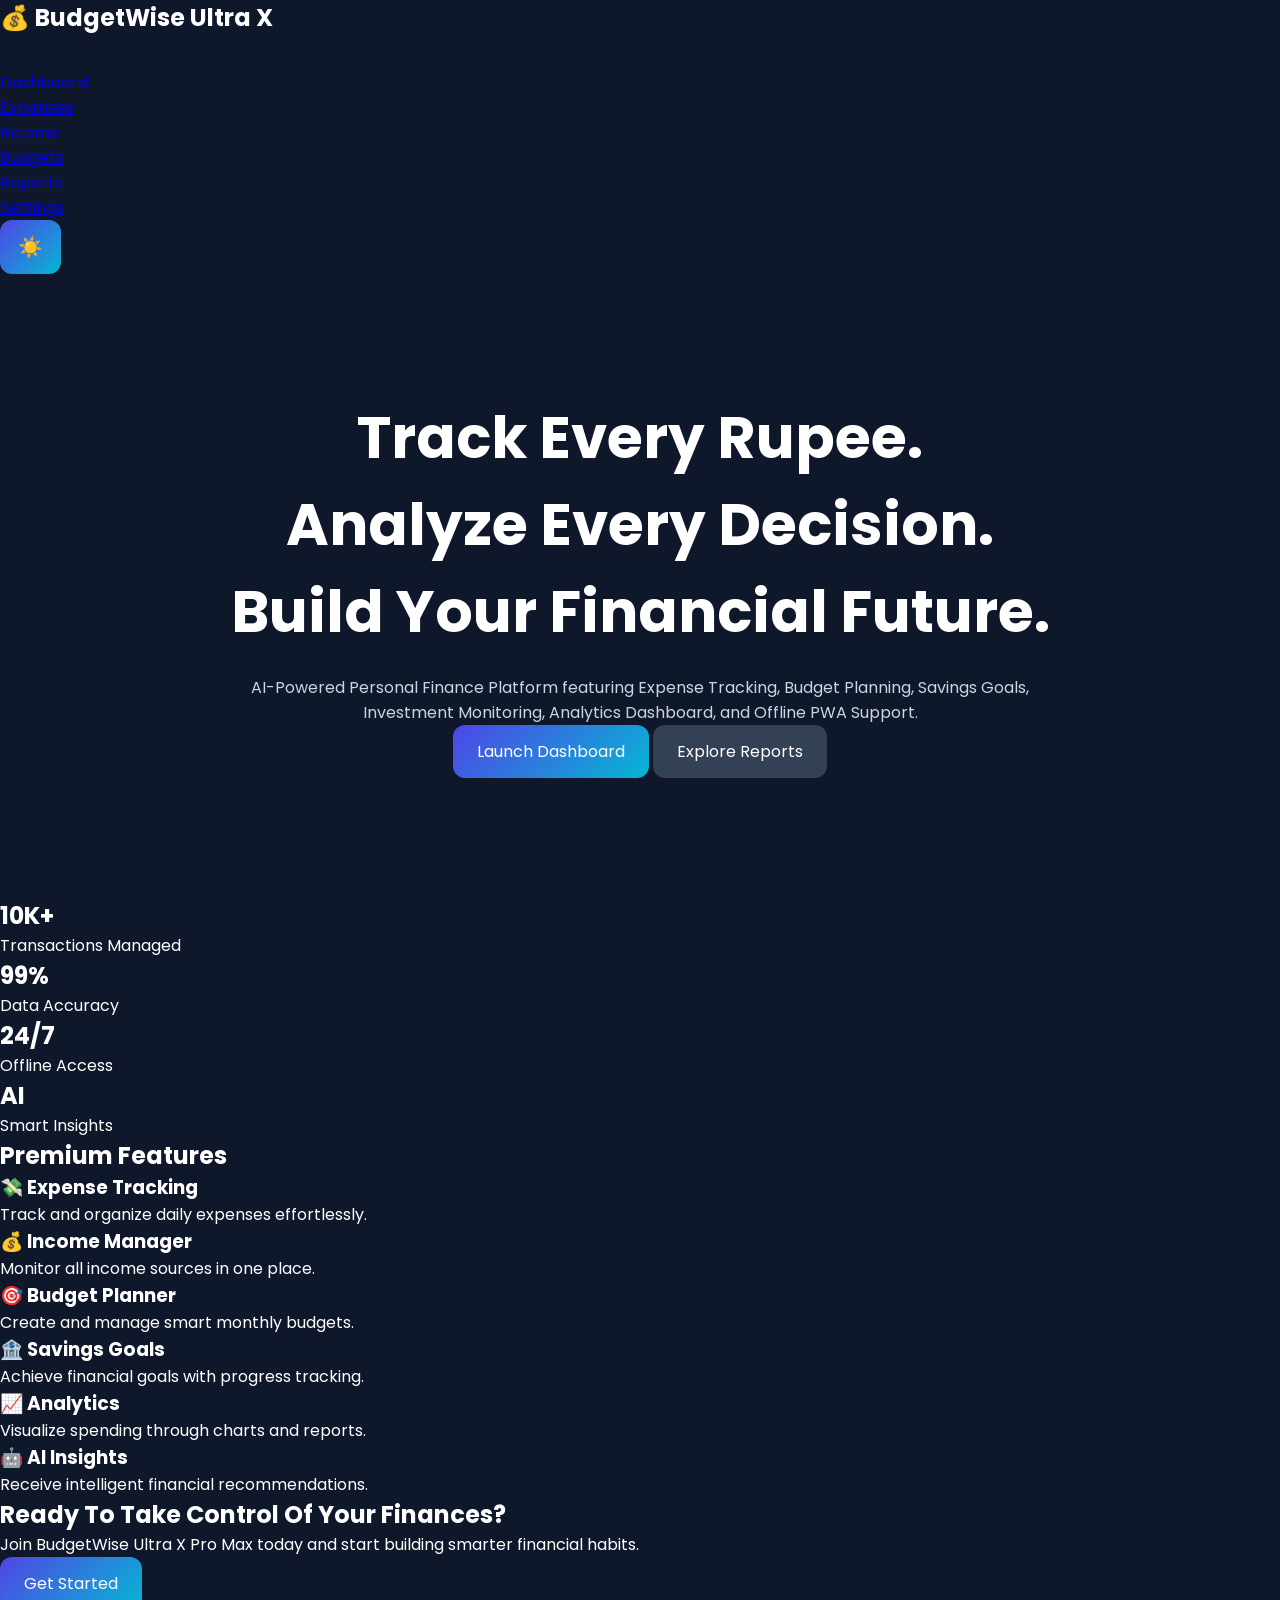
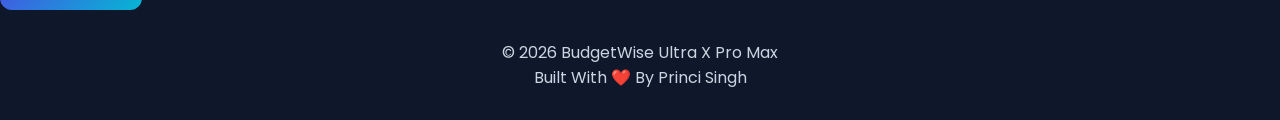
<file: index.html>
<!DOCTYPE html>
<html lang="en">

<head>
    <meta charset="UTF-8">
    <meta name="viewport" content="width=device-width, initial-scale=1.0">

    <title>BudgetWise Ultra X Pro Max</title>

    <meta name="description"
        content="AI Powered Personal Finance Management Platform">

    <meta name="theme-color" content="#0f172a">

    <link rel="manifest" href="manifest.json">

    <link rel="stylesheet" href="css/style.css">
    <link rel="stylesheet" href="css/animations.css">
    <link rel="stylesheet" href="css/responsive.css">

    <link href="https://fonts.googleapis.com/css2?family=Poppins:wght@300;400;500;600;700;800&display=swap"
        rel="stylesheet">
</head>

<body>

    <!-- Navbar -->

    <header class="navbar">

        <div class="logo">
            💰 BudgetWise Ultra X
        </div>

        <nav>

            <ul class="nav-links">

                <li><a href="html/dashboard.html">Dashboard</a></li>

                <li><a href="html/expenses.html">Expenses</a></li>

                <li><a href="html/income.html">Income</a></li>

                <li><a href="html/budgets.html">Budgets</a></li>

                <li><a href="html/reports.html">Reports</a></li>

                <li><a href="html/settings.html">Settings</a></li>

            </ul>

        </nav>

        <button id="themeToggle" class="theme-btn">
            🌙
        </button>

    </header>

    <!-- Hero Section -->

    <section class="hero">

        <div class="hero-content">

            <h1>
                Track Every Rupee.
                <br>
                Analyze Every Decision.
                <br>
                Build Your Financial Future.
            </h1>

            <p>

                AI-Powered Personal Finance Platform
                featuring Expense Tracking,
                Budget Planning,
                Savings Goals,
                Investment Monitoring,
                Analytics Dashboard,
                and Offline PWA Support.

            </p>

            <div class="hero-buttons">

                <a href="html/dashboard.html" class="btn-primary">
                    Launch Dashboard
                </a>

                <a href="html/reports.html" class="btn-secondary">
                    Explore Reports
                </a>

            </div>

        </div>

    </section>

    <!-- Statistics -->

    <section class="stats">

        <div class="stat-card">
            <h2>10K+</h2>
            <p>Transactions Managed</p>
        </div>

        <div class="stat-card">
            <h2>99%</h2>
            <p>Data Accuracy</p>
        </div>

        <div class="stat-card">
            <h2>24/7</h2>
            <p>Offline Access</p>
        </div>

        <div class="stat-card">
            <h2>AI</h2>
            <p>Smart Insights</p>
        </div>

    </section>

    <!-- Features -->

    <section class="features">

        <h2>Premium Features</h2>

        <div class="feature-grid">

            <div class="feature-card">
                <h3>💸 Expense Tracking</h3>
                <p>Track and organize daily expenses effortlessly.</p>
            </div>

            <div class="feature-card">
                <h3>💰 Income Manager</h3>
                <p>Monitor all income sources in one place.</p>
            </div>

            <div class="feature-card">
                <h3>🎯 Budget Planner</h3>
                <p>Create and manage smart monthly budgets.</p>
            </div>

            <div class="feature-card">
                <h3>🏦 Savings Goals</h3>
                <p>Achieve financial goals with progress tracking.</p>
            </div>

            <div class="feature-card">
                <h3>📈 Analytics</h3>
                <p>Visualize spending through charts and reports.</p>
            </div>

            <div class="feature-card">
                <h3>🤖 AI Insights</h3>
                <p>Receive intelligent financial recommendations.</p>
            </div>

        </div>

    </section>

    <!-- CTA -->

    <section class="cta">

        <h2>
            Ready To Take Control Of Your Finances?
        </h2>

        <p>
            Join BudgetWise Ultra X Pro Max today and
            start building smarter financial habits.
        </p>

        <a href="html/dashboard.html" class="btn-primary">
            Get Started
        </a>

    </section>

    <!-- Footer -->

    <footer>

        <p>
            © 2026 BudgetWise Ultra X Pro Max
        </p>

        <p>
            Built With ❤️ By Princi Singh
        </p>

    </footer>

    <script src="js/app.js"></script>
    <script src="js/theme.js"></script>

</body>

</html>
</file>
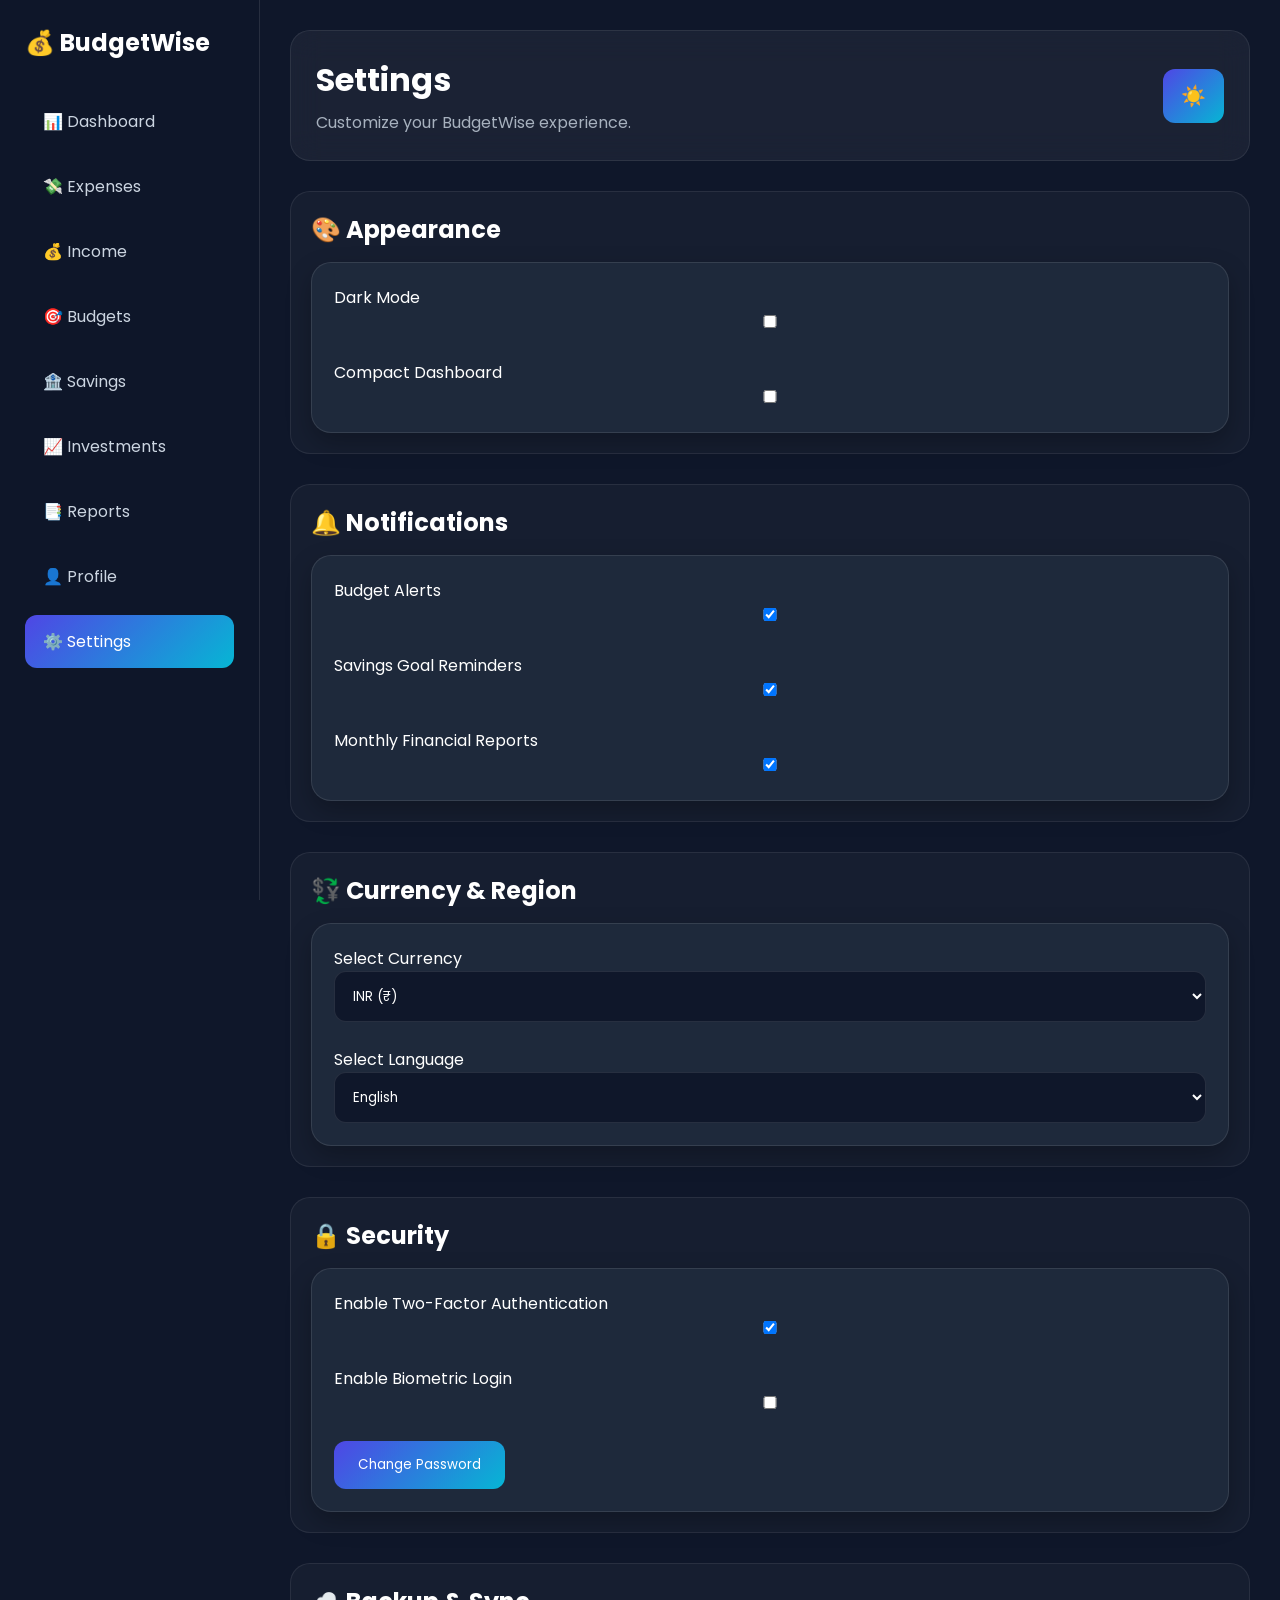
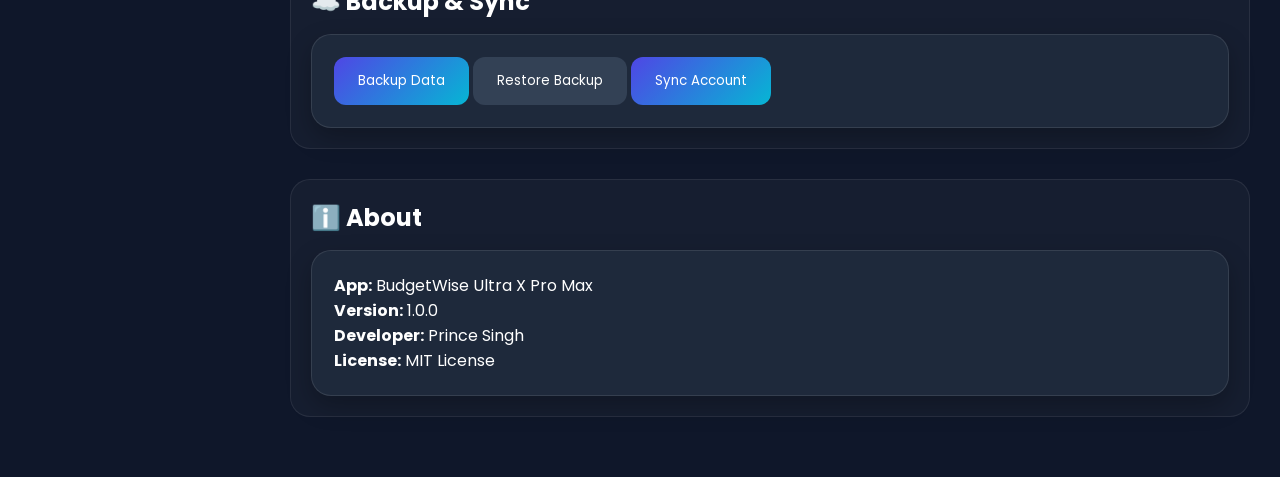
<file: settings.html>
<!DOCTYPE html>
<html lang="en">

<head>

    <meta charset="UTF-8">
    <meta name="viewport" content="width=device-width, initial-scale=1.0">

    <title>Settings | BudgetWise Ultra X Pro Max</title>

    <link rel="stylesheet" href="css/style.css">
    <link rel="stylesheet" href="css/dashboard.css">
    <link rel="stylesheet" href="css/components.css">
    <link rel="stylesheet" href="css/responsive.css">

    <link href="https://fonts.googleapis.com/css2?family=Poppins:wght@300;400;500;600;700;800&display=swap"
        rel="stylesheet">

</head>

<body>

    <!-- Sidebar -->

    <aside class="sidebar">

        <div class="logo">
            💰 BudgetWise
        </div>

        <ul>

            <li><a href="dashboard.html">📊 Dashboard</a></li>
            <li><a href="expenses.html">💸 Expenses</a></li>
            <li><a href="income.html">💰 Income</a></li>
            <li><a href="budgets.html">🎯 Budgets</a></li>
            <li><a href="savings.html">🏦 Savings</a></li>
            <li><a href="investments.html">📈 Investments</a></li>
            <li><a href="reports.html">📑 Reports</a></li>
            <li><a href="profile.html">👤 Profile</a></li>
            <li><a class="active" href="settings.html">⚙️ Settings</a></li>

        </ul>

    </aside>

    <!-- Main Content -->

    <main class="main-content">

        <!-- Header -->

        <header class="dashboard-header">

            <div>

                <h1>Settings</h1>

                <p>Customize your BudgetWise experience.</p>

            </div>

            <button id="themeToggle" class="theme-btn">
                🌙
            </button>

        </header>

        <!-- Appearance Settings -->

        <section class="transactions-section">

            <h2>🎨 Appearance</h2>

            <div class="card">

                <label>
                    Dark Mode
                    <input type="checkbox" id="darkModeToggle">
                </label>

                <br><br>

                <label>
                    Compact Dashboard
                    <input type="checkbox">
                </label>

            </div>

        </section>

        <!-- Notification Settings -->

        <section class="transactions-section">

            <h2>🔔 Notifications</h2>

            <div class="card">

                <label>
                    Budget Alerts
                    <input type="checkbox" checked>
                </label>

                <br><br>

                <label>
                    Savings Goal Reminders
                    <input type="checkbox" checked>
                </label>

                <br><br>

                <label>
                    Monthly Financial Reports
                    <input type="checkbox" checked>
                </label>

            </div>

        </section>

        <!-- Currency Settings -->

        <section class="transactions-section">

            <h2>💱 Currency & Region</h2>

            <div class="card">

                <label>Select Currency</label>

                <select>

                    <option>INR (₹)</option>
                    <option>USD ($)</option>
                    <option>EUR (€)</option>
                    <option>GBP (£)</option>

                </select>

                <br><br>

                <label>Select Language</label>

                <select>

                    <option>English</option>
                    <option>Hindi</option>
                    <option>French</option>
                    <option>Spanish</option>

                </select>

            </div>

        </section>

        <!-- Security Settings -->

        <section class="transactions-section">

            <h2>🔒 Security</h2>

            <div class="card">

                <label>
                    Enable Two-Factor Authentication
                    <input type="checkbox" checked>
                </label>

                <br><br>

                <label>
                    Enable Biometric Login
                    <input type="checkbox">
                </label>

                <br><br>

                <button class="btn-primary">
                    Change Password
                </button>

            </div>

        </section>

        <!-- Backup & Sync -->

        <section class="transactions-section">

            <h2>☁️ Backup & Sync</h2>

            <div class="card">

                <button class="btn-primary">
                    Backup Data
                </button>

                <button class="btn-secondary">
                    Restore Backup
                </button>

                <button class="btn-primary">
                    Sync Account
                </button>

            </div>

        </section>

        <!-- About App -->

        <section class="transactions-section">

            <h2>ℹ️ About</h2>

            <div class="card">

                <p><strong>App:</strong> BudgetWise Ultra X Pro Max</p>

                <p><strong>Version:</strong> 1.0.0</p>

                <p><strong>Developer:</strong> Prince Singh</p>

                <p><strong>License:</strong> MIT License</p>

            </div>

        </section>

    </main>

    <script src="js/settings.js"></script>
    <script src="js/theme.js"></script>
    <script src="js/app.js"></script>

</body>

</html>
</file>
<file: css/style.css>
/* ===================================
   BudgetWise Ultra X Pro Max
   Main Style Sheet
=================================== */

*{
    margin:0;
    padding:0;
    box-sizing:border-box;
    font-family:'Poppins',sans-serif;
}

:root{

    --primary:#4f46e5;
    --secondary:#06b6d4;

    --success:#22c55e;
    --danger:#ef4444;
    --warning:#f59e0b;

    --bg:#0f172a;
    --card:#1e293b;

    --text:#ffffff;
    --text-light:#cbd5e1;

    --border:rgba(255,255,255,0.1);

    --shadow:
    0 10px 25px rgba(0,0,0,0.25);

}

body{

    background:var(--bg);
    color:var(--text);

    min-height:100vh;

}

/* ===== Sidebar ===== */

.sidebar{

    position:fixed;

    top:0;
    left:0;

    width:260px;
    height:100vh;

    background:rgba(15,23,42,.95);

    border-right:1px solid var(--border);

    backdrop-filter:blur(20px);

    padding:25px;

    overflow-y:auto;

}

.logo{

    font-size:24px;
    font-weight:700;

    margin-bottom:35px;

    color:#fff;

}

.sidebar ul{

    list-style:none;

}

.sidebar ul li{

    margin-bottom:12px;

}

.sidebar ul li a{

    display:block;

    padding:14px 18px;

    text-decoration:none;

    color:var(--text-light);

    border-radius:12px;

    transition:.3s;

}

.sidebar ul li a:hover,
.sidebar ul li a.active{

    background:linear-gradient(
    135deg,
    var(--primary),
    var(--secondary));

    color:white;

}

/* ===== Main Content ===== */

.main-content{

    margin-left:260px;

    padding:30px;

}

/* ===== Header ===== */

.dashboard-header{

    display:flex;

    justify-content:space-between;

    align-items:center;

    margin-bottom:30px;

}

.dashboard-header h1{

    font-size:32px;
    font-weight:700;

}

.dashboard-header p{

    color:var(--text-light);

    margin-top:6px;

}

/* ===== Theme Button ===== */

.theme-btn{

    border:none;

    cursor:pointer;

    font-size:20px;

    padding:12px 18px;

    border-radius:12px;

    color:white;

    background:linear-gradient(
    135deg,
    var(--primary),
    var(--secondary));

}

/* ===== Cards ===== */

.dashboard-cards{

    display:grid;

    grid-template-columns:
    repeat(auto-fit,minmax(240px,1fr));

    gap:20px;

    margin-bottom:30px;

}

.card{

    background:var(--card);

    border:1px solid var(--border);

    border-radius:20px;

    padding:22px;

    box-shadow:var(--shadow);

    transition:.3s;

}

.card:hover{

    transform:translateY(-5px);

}

.card h2{

    margin-top:10px;

    font-size:30px;

}

.card h3{

    color:var(--text-light);

}

/* ===== Forms ===== */

.form-section{

    margin-bottom:30px;

}

form{

    display:flex;
    flex-direction:column;

    gap:15px;

}

input,
select,
textarea{

    width:100%;

    padding:14px;

    border:none;

    outline:none;

    border-radius:12px;

    background:#0f172a;

    color:white;

    border:1px solid var(--border);

}

button{

    border:none;

    cursor:pointer;

}

/* ===== Buttons ===== */

.btn-primary{

    display:inline-block;

    padding:14px 24px;

    border-radius:12px;

    text-decoration:none;

    color:white;

    background:linear-gradient(
    135deg,
    var(--primary),
    var(--secondary));

}

.btn-secondary{

    display:inline-block;

    padding:14px 24px;

    border-radius:12px;

    text-decoration:none;

    color:white;

    background:#334155;

}

/* ===== Charts ===== */

.charts-section{

    display:grid;

    grid-template-columns:
    repeat(auto-fit,minmax(350px,1fr));

    gap:20px;

    margin-bottom:30px;

}

.chart-box{

    background:var(--card);

    border-radius:20px;

    padding:20px;

    border:1px solid var(--border);

}

/* ===== Tables ===== */

.transactions-section{

    margin-bottom:30px;

}

.transactions-section h2{

    margin-bottom:15px;

}

table{

    width:100%;

    border-collapse:collapse;

    background:var(--card);

    border-radius:20px;

    overflow:hidden;

}

th{

    background:#111827;

    padding:15px;

    text-align:left;

}

td{

    padding:15px;

    border-top:1px solid var(--border);

}

/* ===== Progress ===== */

progress{

    width:100%;
    height:14px;

    margin-top:10px;

}

/* ===== Profile ===== */

.profile-card{

    text-align:center;

}

.profile-avatar{

    width:120px;
    height:120px;

    border-radius:50%;

    object-fit:cover;

    margin-bottom:15px;

}

/* ===== Hero Section ===== */

.hero{

    text-align:center;

    padding:120px 20px;

}

.hero h1{

    font-size:58px;

    margin-bottom:20px;

}

.hero p{

    color:var(--text-light);

    max-width:800px;

    margin:auto;

}

/* ===== Footer ===== */

footer{

    text-align:center;

    padding:30px;

    color:var(--text-light);

}

/* ===== Scrollbar ===== */

::-webkit-scrollbar{

    width:8px;

}

::-webkit-scrollbar-thumb{

    background:var(--primary);

    border-radius:20px;

}
</file>
<file: css/animations.css>
/* ===================================
   BudgetWise Ultra X Pro Max
   Animations.css
   Ultra Premium Motion UI
=================================== */

/* ===== Fade In ===== */

@keyframes fadeIn {
    from {
        opacity: 0;
        transform: translateY(25px);
    }

    to {
        opacity: 1;
        transform: translateY(0);
    }
}

.fade-in {
    animation: fadeIn .8s ease forwards;
}

/* ===== Slide Up ===== */

@keyframes slideUp {
    from {
        opacity: 0;
        transform: translateY(60px);
    }

    to {
        opacity: 1;
        transform: translateY(0);
    }
}

.slide-up {
    animation: slideUp .9s ease forwards;
}

/* ===== Slide Left ===== */

@keyframes slideLeft {
    from {
        opacity: 0;
        transform: translateX(60px);
    }

    to {
        opacity: 1;
        transform: translateX(0);
    }
}

.slide-left {
    animation: slideLeft .8s ease forwards;
}

/* ===== Slide Right ===== */

@keyframes slideRight {
    from {
        opacity: 0;
        transform: translateX(-60px);
    }

    to {
        opacity: 1;
        transform: translateX(0);
    }
}

.slide-right {
    animation: slideRight .8s ease forwards;
}

/* ===== Zoom In ===== */

@keyframes zoomIn {
    from {
        opacity: 0;
        transform: scale(.8);
    }

    to {
        opacity: 1;
        transform: scale(1);
    }
}

.zoom-in {
    animation: zoomIn .7s ease forwards;
}

/* ===== Floating Effect ===== */

@keyframes floating {

    0%,
    100% {
        transform: translateY(0);
    }

    50% {
        transform: translateY(-12px);
    }
}

.floating {
    animation: floating 4s ease-in-out infinite;
}

/* ===== Glow Pulse ===== */

@keyframes glowPulse {

    0%,
    100% {
        box-shadow: 0 0 10px rgba(79, 70, 229, .3);
    }

    50% {
        box-shadow: 0 0 30px rgba(79, 70, 229, .8);
    }
}

.glow {
    animation: glowPulse 2s infinite;
}

/* ===== Card Hover ===== */

.card,
.card-premium {
    transition: all .35s ease;
}

.card:hover,
.card-premium:hover {
    transform: translateY(-8px) scale(1.02);
    box-shadow: 0 18px 40px rgba(0, 0, 0, .35);
}

/* ===== Button Hover ===== */

.btn,
.btn-primary,
.btn-secondary {
    transition: all .3s ease;
}

.btn:hover,
.btn-primary:hover,
.btn-secondary:hover {
    transform: translateY(-3px);
}

/* ===== Dashboard Cards Animation ===== */

.dashboard-cards .card {
    animation: fadeIn .8s ease forwards;
}

/* ===== Table Animation ===== */

table tbody tr {
    transition: .3s ease;
}

table tbody tr:hover {
    transform: scale(1.01);
    background: rgba(255, 255, 255, .04);
}

/* ===== Sidebar Menu ===== */

.sidebar ul li a {
    transition: all .3s ease;
}

.sidebar ul li a:hover {
    transform: translateX(8px);
}

/* ===== Gradient Border Animation ===== */

@keyframes borderFlow {
    0% {
        background-position: 0% 50%;
    }

    100% {
        background-position: 100% 50%;
    }
}

.animated-border {
    background: linear-gradient(
        270deg,
        #4f46e5,
        #06b6d4,
        #22c55e,
        #4f46e5
    );

    background-size: 300% 300%;

    animation: borderFlow 6s linear infinite;
}

/* ===== Notification Popup ===== */

@keyframes notificationPop {
    from {
        opacity: 0;
        transform: translateX(120%);
    }

    to {
        opacity: 1;
        transform: translateX(0);
    }
}

.notification {
    animation: notificationPop .5s ease;
}

/* ===== Progress Bar Animation ===== */

@keyframes progressFill {
    from {
        width: 0;
    }

    to {
        width: 100%;
    }
}

.progress-bar {
    animation: progressFill 2s ease;
}

/* ===== Rotate ===== */

@keyframes rotate360 {
    from {
        transform: rotate(0deg);
    }

    to {
        transform: rotate(360deg);
    }
}

.rotate {
    animation: rotate360 5s linear infinite;
}

/* ===== Shimmer Loading ===== */

@keyframes shimmer {
    0% {
        background-position: -1000px 0;
    }

    100% {
        background-position: 1000px 0;
    }
}

.shimmer {
    background: linear-gradient(
        90deg,
        rgba(255,255,255,.05) 25%,
        rgba(255,255,255,.15) 50%,
        rgba(255,255,255,.05) 75%
    );

    background-size: 1000px 100%;
    animation: shimmer 2s infinite linear;
}

/* ===== Bounce ===== */

@keyframes bounce {

    0%,
    100% {
        transform: translateY(0);
    }

    50% {
        transform: translateY(-10px);
    }
}

.bounce {
    animation: bounce 1.5s infinite;
}

/* ===== Page Transition ===== */

.page-transition {
    animation: fadeIn .6s ease;
}

/* ===== Hero Title ===== */

.hero h1 {
    animation: slideUp 1s ease;
}

.hero p {
    animation: fadeIn 1.4s ease;
}

/* ===== Finance Score Ring ===== */

.score-circle {
    animation: zoomIn 1s ease;
}

/* ===== Floating Icons ===== */

.icon-float {
    animation: floating 3s ease-in-out infinite;
}

/* ===== Delays ===== */

.delay-1 {
    animation-delay: .2s;
}

.delay-2 {
    animation-delay: .4s;
}

.delay-3 {
    animation-delay: .6s;
}

.delay-4 {
    animation-delay: .8s;
}

.delay-5 {
    animation-delay: 1s;
}
</file>
<file: css/responsive.css>
/* ===================================
   BudgetWise Ultra X Pro Max
   Responsive.css
=================================== */

/* ===== Large Desktop ===== */

@media (max-width: 1400px){

    .dashboard-cards{
        grid-template-columns:
        repeat(auto-fit,minmax(220px,1fr));
    }

    .charts-section{
        grid-template-columns:
        repeat(auto-fit,minmax(320px,1fr));
    }

}

/* ===== Laptop ===== */

@media (max-width: 1200px){

    .sidebar{
        width:230px;
    }

    .main-content{
        margin-left:230px;
        padding:25px;
    }

    .hero h1{
        font-size:48px;
    }

}

/* ===== Tablet ===== */

@media (max-width: 992px){

    .sidebar{
        width:90px;
        padding:20px 10px;
    }

    .logo{
        font-size:18px;
        text-align:center;
    }

    .sidebar ul li a{
        text-align:center;
        padding:14px 10px;
        font-size:13px;
    }

    .main-content{
        margin-left:90px;
        padding:20px;
    }

    .dashboard-header{
        flex-direction:column;
        align-items:flex-start;
        gap:15px;
    }

    .dashboard-header h1{
        font-size:28px;
    }

    .charts-section{
        grid-template-columns:1fr;
    }

    .dashboard-cards{
        grid-template-columns:
        repeat(2,1fr);
    }

    .analytics-widget{
        grid-template-columns:
        repeat(2,1fr);
    }

}

/* ===== Mobile Large ===== */

@media (max-width: 768px){

    .sidebar{

        position:fixed;
        bottom:0;
        top:auto;

        width:100%;
        height:75px;

        display:flex;
        justify-content:center;
        align-items:center;

        padding:10px;

        z-index:999;
    }

    .logo{
        display:none;
    }

    .sidebar ul{
        display:flex;
        gap:6px;
        overflow-x:auto;
    }

    .sidebar ul li{
        margin:0;
    }

    .sidebar ul li a{
        padding:10px 12px;
        font-size:12px;
        white-space:nowrap;
    }

    .main-content{
        margin-left:0;
        padding:18px;
        padding-bottom:100px;
    }

    .dashboard-cards{
        grid-template-columns:1fr;
    }

    .analytics-widget{
        grid-template-columns:1fr;
    }

    .goals-section{
        grid-template-columns:1fr;
    }

    .hero{
        padding:80px 20px;
    }

    .hero h1{
        font-size:38px;
    }

    .hero p{
        font-size:15px;
    }

    .profile-avatar{
        width:110px;
        height:110px;
    }

    .chart-box{
        min-height:280px;
    }

    table{
        display:block;
        overflow-x:auto;
        white-space:nowrap;
    }

}

/* ===== Mobile Medium ===== */

@media (max-width: 576px){

    .main-content{
        padding:15px;
        padding-bottom:110px;
    }

    .dashboard-header h1{
        font-size:24px;
    }

    .dashboard-header p{
        font-size:14px;
    }

    .card{
        padding:18px;
    }

    .card h2{
        font-size:24px;
    }

    .btn,
    .btn-primary,
    .btn-secondary{
        width:100%;
        text-align:center;
        justify-content:center;
    }

    input,
    select,
    textarea{
        padding:12px;
        font-size:14px;
    }

    .profile-card h2{
        font-size:22px;
    }

    .score-circle{
        width:140px;
        height:140px;
        font-size:1.5rem;
    }

}

/* ===== Small Mobile ===== */

@media (max-width: 420px){

    .hero h1{
        font-size:30px;
    }

    .hero p{
        font-size:14px;
    }

    .dashboard-header h1{
        font-size:22px;
    }

    .theme-btn{
        padding:10px 14px;
        font-size:16px;
    }

    .card h2{
        font-size:22px;
    }

    .chart-box{
        padding:15px;
    }

    .sidebar ul li a{
        font-size:11px;
        padding:8px 10px;
    }

}

/* ===== Ultra Small Devices ===== */

@media (max-width: 320px){

    .hero h1{
        font-size:26px;
    }

    .main-content{
        padding:10px;
        padding-bottom:120px;
    }

    .card{
        padding:15px;
    }

    .dashboard-header h1{
        font-size:20px;
    }

    .profile-avatar{
        width:90px;
        height:90px;
    }

}

/* ===== Landscape Phones ===== */

@media (max-height: 500px){

    .sidebar{
        overflow-y:auto;
    }

    .hero{
        padding:50px 20px;
    }

    .hero h1{
        font-size:32px;
    }

}
</file>
<file: css/dashboard.css>
/* ===================================
   BudgetWise Ultra X Pro Max
   Dashboard Styles
=================================== */

/* Dashboard Layout */

.main-content{
    min-height:100vh;
}

/* Header */

.dashboard-header{
    background:rgba(255,255,255,0.05);
    border:1px solid rgba(255,255,255,0.08);
    border-radius:20px;
    padding:25px;
    margin-bottom:30px;
    backdrop-filter:blur(15px);
}

.dashboard-header h1{
    font-size:2rem;
    font-weight:700;
    margin-bottom:5px;
}

.dashboard-header p{
    opacity:.8;
}

/* Dashboard Cards */

.dashboard-cards{
    display:grid;
    grid-template-columns:repeat(auto-fit,minmax(250px,1fr));
    gap:20px;
    margin-bottom:30px;
}

.dashboard-cards .card{
    position:relative;
    overflow:hidden;
}

.dashboard-cards .card::before{
    content:"";
    position:absolute;
    top:0;
    left:0;
    width:100%;
    height:4px;
    background:linear-gradient(
        90deg,
        #4f46e5,
        #06b6d4
    );
}

.dashboard-cards .card h2{
    margin-top:15px;
    font-size:2rem;
    font-weight:700;
}

.dashboard-cards .card p{
    margin-top:8px;
    opacity:.8;
}

/* Special Cards */

.income-card{
    border-left:5px solid #22c55e;
}

.expense-card{
    border-left:5px solid #ef4444;
}

.savings-card{
    border-left:5px solid #06b6d4;
}

.investment-card{
    border-left:5px solid #f59e0b;
}

/* Charts */

.charts-section{
    margin-bottom:30px;
}

.chart-box{
    min-height:350px;
    display:flex;
    flex-direction:column;
}

.chart-box h3{
    margin-bottom:20px;
    font-size:1.1rem;
}

.chart-box canvas{
    width:100% !important;
    max-height:280px;
}

/* Goals Section */

.goals-section{
    display:grid;
    grid-template-columns:
    repeat(auto-fit,minmax(280px,1fr));
    gap:20px;
    margin-bottom:30px;
}

.goal-card{
    background:rgba(255,255,255,0.04);
    border:1px solid rgba(255,255,255,0.08);
    border-radius:20px;
    padding:20px;
    backdrop-filter:blur(15px);
}

.goal-card h3{
    margin-bottom:12px;
}

.goal-card p{
    margin-bottom:10px;
}

/* Profile Section */

.profile-section{
    margin-bottom:30px;
}

.profile-card{
    max-width:500px;
    margin:auto;
}

.profile-avatar{
    width:140px;
    height:140px;
    border-radius:50%;
    border:4px solid #4f46e5;
    margin-bottom:15px;
}

.profile-card h2{
    margin-bottom:8px;
}

/* Analytics Widget */

.analytics-widget{
    display:grid;
    grid-template-columns:
    repeat(auto-fit,minmax(220px,1fr));
    gap:20px;
    margin-bottom:30px;
}

.analytics-item{
    background:rgba(255,255,255,0.04);
    border-radius:20px;
    padding:20px;
    text-align:center;
}

.analytics-item h4{
    margin-bottom:10px;
}

.analytics-item span{
    font-size:2rem;
    font-weight:700;
}

/* Financial Health Score */

.health-score{
    display:flex;
    justify-content:center;
    align-items:center;
    flex-direction:column;
    padding:30px;
}

.score-circle{
    width:180px;
    height:180px;
    border-radius:50%;
    display:flex;
    justify-content:center;
    align-items:center;
    font-size:2rem;
    font-weight:700;
    background:
    conic-gradient(
        #22c55e 0deg 320deg,
        rgba(255,255,255,.08) 320deg
    );
    margin-bottom:20px;
}

/* Transaction Table */

.transactions-section{
    background:rgba(255,255,255,0.03);
    border-radius:20px;
    padding:20px;
    border:1px solid rgba(255,255,255,0.08);
}

.transactions-section table{
    margin-top:15px;
}

.transactions-section tr:hover{
    background:rgba(255,255,255,0.04);
}

/* Status Badges */

.status-success{
    background:#22c55e20;
    color:#22c55e;
    padding:6px 12px;
    border-radius:20px;
    font-size:.85rem;
}

.status-warning{
    background:#f59e0b20;
    color:#f59e0b;
    padding:6px 12px;
    border-radius:20px;
    font-size:.85rem;
}

.status-danger{
    background:#ef444420;
    color:#ef4444;
    padding:6px 12px;
    border-radius:20px;
    font-size:.85rem;
}

/* Glassmorphism Cards */

.glass-card{
    background:rgba(255,255,255,0.05);
    backdrop-filter:blur(20px);
    border:1px solid rgba(255,255,255,0.08);
    border-radius:20px;
    padding:25px;
}

/* Dashboard Welcome Banner */

.welcome-banner{
    background:
    linear-gradient(
        135deg,
        #4f46e5,
        #06b6d4
    );
    border-radius:25px;
    padding:35px;
    margin-bottom:30px;
    color:#fff;
}

.welcome-banner h2{
    font-size:2rem;
    margin-bottom:10px;
}

.welcome-banner p{
    opacity:.9;
}0
</file>
<file: css/components.css>
/* ===================================
   BudgetWise Ultra X Pro Max
   Components.css
   Premium UI Components
=================================== */

/* ===== Buttons ===== */

.btn{
    display:inline-flex;
    align-items:center;
    justify-content:center;
    gap:10px;
    padding:14px 28px;
    border:none;
    border-radius:14px;
    cursor:pointer;
    font-size:15px;
    font-weight:600;
    transition:all .3s ease;
    text-decoration:none;
}

.btn-primary{
    background:linear-gradient(135deg,#4f46e5,#06b6d4);
    color:#fff;
}

.btn-primary:hover{
    transform:translateY(-3px);
    box-shadow:0 10px 25px rgba(79,70,229,.35);
}

.btn-success{
    background:#22c55e;
    color:#fff;
}

.btn-danger{
    background:#ef4444;
    color:#fff;
}

.btn-warning{
    background:#f59e0b;
    color:#fff;
}

.btn-outline{
    background:transparent;
    border:1px solid rgba(255,255,255,.15);
    color:#fff;
}

/* ===== Cards ===== */

.card-premium{
    background:rgba(255,255,255,.05);
    border:1px solid rgba(255,255,255,.08);
    backdrop-filter:blur(20px);
    border-radius:22px;
    padding:24px;
    box-shadow:0 8px 30px rgba(0,0,0,.25);
}

/* ===== Inputs ===== */

.input-group{
    display:flex;
    flex-direction:column;
    margin-bottom:18px;
}

.input-group label{
    margin-bottom:8px;
    font-size:14px;
    color:#cbd5e1;
}

.input-group input,
.input-group select,
.input-group textarea{
    padding:14px;
    border-radius:14px;
    border:1px solid rgba(255,255,255,.08);
    background:#111827;
    color:#fff;
    transition:.3s;
}

.input-group input:focus,
.input-group select:focus,
.input-group textarea:focus{
    border-color:#4f46e5;
    box-shadow:0 0 0 4px rgba(79,70,229,.15);
}

/* ===== Search Box ===== */

.search-box{
    position:relative;
    width:100%;
}

.search-box input{
    width:100%;
    padding:14px 18px;
    border-radius:14px;
}

/* ===== Notification ===== */

.notification{
    display:flex;
    align-items:center;
    gap:12px;
    padding:15px;
    border-radius:14px;
    margin-bottom:15px;
}

.notification-success{
    background:rgba(34,197,94,.15);
    color:#22c55e;
}

.notification-error{
    background:rgba(239,68,68,.15);
    color:#ef4444;
}

.notification-warning{
    background:rgba(245,158,11,.15);
    color:#f59e0b;
}

.notification-info{
    background:rgba(6,182,212,.15);
    color:#06b6d4;
}

/* ===== Alert Boxes ===== */

.alert{
    padding:18px;
    border-radius:15px;
    margin-bottom:20px;
    font-weight:500;
}

.alert-success{
    background:#22c55e20;
    border-left:5px solid #22c55e;
}

.alert-danger{
    background:#ef444420;
    border-left:5px solid #ef4444;
}

.alert-warning{
    background:#f59e0b20;
    border-left:5px solid #f59e0b;
}

/* ===== Badges ===== */

.badge{
    display:inline-block;
    padding:6px 12px;
    border-radius:20px;
    font-size:12px;
    font-weight:600;
}

.badge-success{
    background:#22c55e20;
    color:#22c55e;
}

.badge-danger{
    background:#ef444420;
    color:#ef4444;
}

.badge-warning{
    background:#f59e0b20;
    color:#f59e0b;
}

.badge-info{
    background:#06b6d420;
    color:#06b6d4;
}

/* ===== Toggle Switch ===== */

.switch{
    position:relative;
    display:inline-block;
    width:60px;
    height:32px;
}

.switch input{
    opacity:0;
    width:0;
    height:0;
}

.slider{
    position:absolute;
    inset:0;
    background:#475569;
    border-radius:30px;
    transition:.3s;
}

.slider::before{
    content:"";
    position:absolute;
    width:24px;
    height:24px;
    left:4px;
    bottom:4px;
    background:#fff;
    border-radius:50%;
    transition:.3s;
}

.switch input:checked + .slider{
    background:#22c55e;
}

.switch input:checked + .slider::before{
    transform:translateX(28px);
}

/* ===== Progress Bar ===== */

.progress-container{
    width:100%;
    height:12px;
    background:#1e293b;
    border-radius:20px;
    overflow:hidden;
}

.progress-bar{
    height:100%;
    border-radius:20px;
    background:linear-gradient(90deg,#4f46e5,#06b6d4);
}

/* ===== Tabs ===== */

.tabs{
    display:flex;
    gap:12px;
    margin-bottom:20px;
    flex-wrap:wrap;
}

.tab{
    padding:12px 20px;
    border-radius:12px;
    cursor:pointer;
    background:#1e293b;
    transition:.3s;
}

.tab.active{
    background:linear-gradient(135deg,#4f46e5,#06b6d4);
}

/* ===== Modal ===== */

.modal{
    position:fixed;
    inset:0;
    background:rgba(0,0,0,.65);
    display:none;
    align-items:center;
    justify-content:center;
    z-index:999;
}

.modal-content{
    width:90%;
    max-width:550px;
    background:#111827;
    border-radius:22px;
    padding:25px;
}

.modal-header{
    display:flex;
    justify-content:space-between;
    align-items:center;
    margin-bottom:20px;
}

.close-modal{
    cursor:pointer;
    font-size:24px;
}

/* ===== Tooltip ===== */

.tooltip{
    position:relative;
    display:inline-block;
}

.tooltip .tooltip-text{
    visibility:hidden;
    position:absolute;
    bottom:130%;
    left:50%;
    transform:translateX(-50%);
    background:#111827;
    color:#fff;
    padding:8px 12px;
    border-radius:10px;
    white-space:nowrap;
    font-size:12px;
}

.tooltip:hover .tooltip-text{
    visibility:visible;
}

/* ===== Loader ===== */

.loader{
    width:50px;
    height:50px;
    border:5px solid rgba(255,255,255,.15);
    border-top:5px solid #4f46e5;
    border-radius:50%;
    animation:spin 1s linear infinite;
}

@keyframes spin{
    100%{
        transform:rotate(360deg);
    }
}

/* ===== Empty State ===== */

.empty-state{
    text-align:center;
    padding:50px 20px;
}

.empty-state h3{
    margin:15px 0;
}

.empty-state p{
    color:#94a3b8;
                          }
</file>
